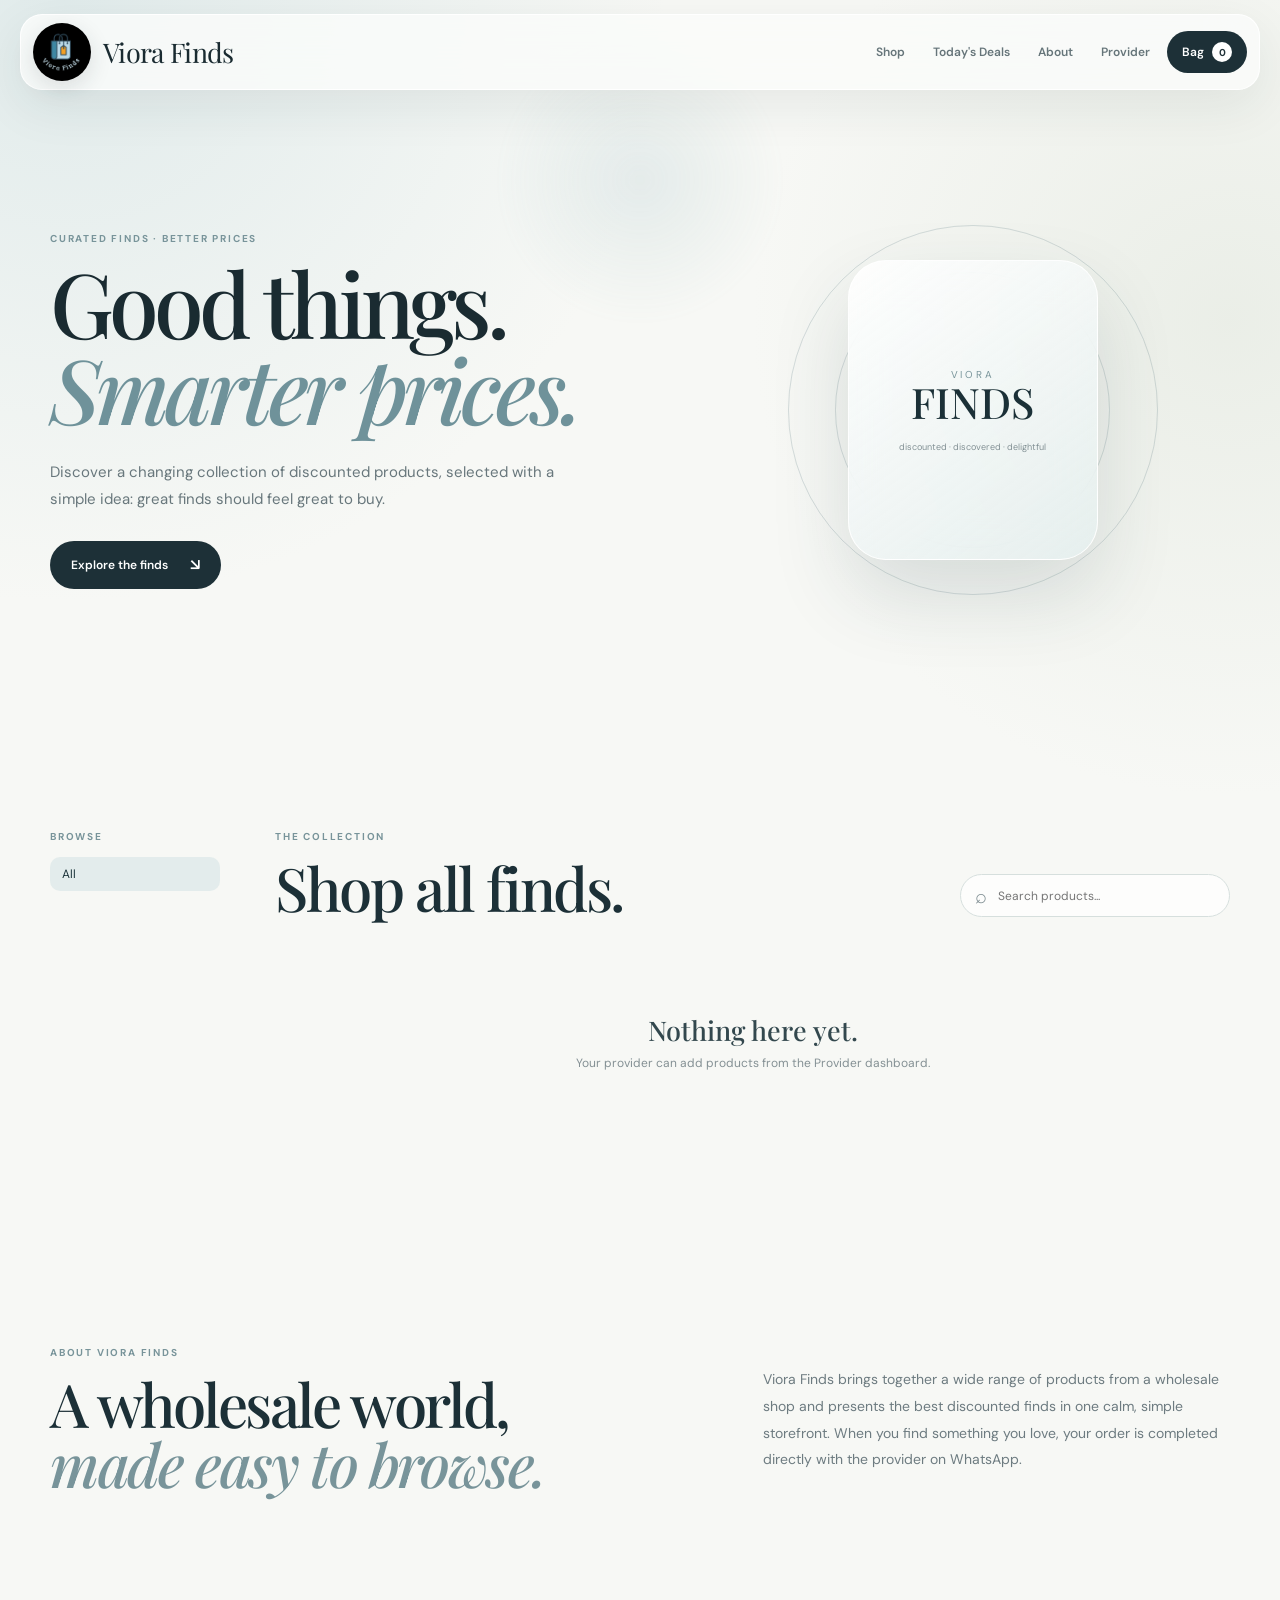
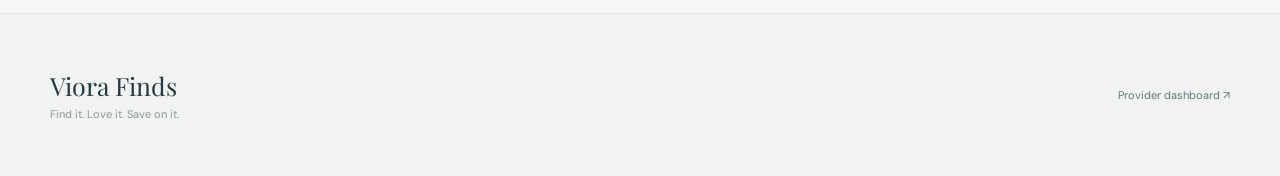
<file: index.html>
<!doctype html>
<html lang="en">
<head>
<meta charset="utf-8">
<meta name="viewport" content="width=device-width, initial-scale=1, viewport-fit=cover">
<meta name="description" content="Viora Finds — premium finds at discounted prices.">
<meta name="theme-color" content="#f6f8f6">
<title>Viora Finds — Curated Finds, Better Prices</title>
<link rel="preconnect" href="https://fonts.googleapis.com">
<link rel="preconnect" href="https://fonts.gstatic.com" crossorigin>
<link href="https://fonts.googleapis.com/css2?family=DM+Sans:wght@400;500;600;700&family=Playfair+Display:ital,wght@0,400;0,500;1,400;1,500&display=swap" rel="stylesheet">
<link rel="stylesheet" href="styles.css">
<link rel="manifest" href="manifest.webmanifest">
</head>
<body>
<div class="vf-cursor-glow" aria-hidden="true"></div>
<div class="vf-progress" aria-hidden="true"><i></i></div>

<header class="site-header">
  <a class="brand" href="#home" aria-label="Viora Finds home">
    <img src="logo.png" alt="Viora Finds logo">
    <span>Viora Finds</span>
  </a>

  <nav class="desktop-nav" aria-label="Primary navigation">
    <a href="#shop">Shop</a>
    <a href="#deals">Today's Deals</a>
    <a href="#about">About</a>
  </nav>

  <div class="header-actions">
    <a class="provider-link" href="provider.html">Provider</a>
    <button class="icon-button" id="cartButton" type="button" aria-label="Open shopping bag">
      Bag <b id="cartCount">0</b>
    </button>
  </div>
</header>

<main>
<section class="hero" id="home">
  <div class="hero-copy">
    <p class="eyebrow">CURATED FINDS · BETTER PRICES</p>
    <h1>Good things.<br><em>Smarter prices.</em></h1>
    <p class="hero-text">Discover a changing collection of discounted products, selected with a simple idea: great finds should feel great to buy.</p>
    <a class="primary-button" href="#shop">Explore the finds <span>↘</span></a>
  </div>

  <div class="hero-orbit" aria-hidden="true">
    <div class="orbit orbit-a"></div>
    <div class="orbit orbit-b"></div>
    <div class="hero-card">
      <span>VIORA</span>
      <strong>FINDS</strong>
      <small>discounted · discovered · delightful</small>
    </div>
  </div>
</section>

<section id="advertising" class="ad-section" aria-label="Advertisements"></section>

<section class="section" id="deals">
  <div class="section-heading">
    <div>
      <p class="eyebrow">TODAY'S DEALS</p>
      <h2>Little luxuries.<br>Lovely prices.</h2>
    </div>
    <p>Fresh offers appear here whenever the provider publishes a deal.</p>
  </div>
  <div class="product-grid" id="dealGrid"></div>
</section>

<section class="shop-layout section" id="shop">
  <aside>
    <p class="eyebrow">BROWSE</p>
    <div id="categoryList" class="categories"></div>
  </aside>

  <div class="catalog">
    <div class="catalog-top">
      <div>
        <p class="eyebrow">THE COLLECTION</p>
        <h2>Shop all finds.</h2>
      </div>
      <label class="search">
        <span>⌕</span>
        <input id="searchInput" type="search" placeholder="Search products..." autocomplete="off">
      </label>
    </div>

    <div class="product-grid" id="productGrid"></div>
    <div class="empty-state" id="emptyState" hidden>
      <h3>Nothing here yet.</h3>
      <p>Your provider can add products from the Provider dashboard.</p>
    </div>
  </div>
</section>

<section class="about section" id="about">
  <div>
    <p class="eyebrow">ABOUT VIORA FINDS</p>
    <h2>A wholesale world,<br><em>made easy to browse.</em></h2>
  </div>
  <p>Viora Finds brings together a wide range of products from a wholesale shop and presents the best discounted finds in one calm, simple storefront. When you find something you love, your order is completed directly with the provider on WhatsApp.</p>
</section>
</main>

<footer id="contact">
  <div>
    <span class="footer-logo">Viora Finds</span>
    <p>Find it. Love it. Save on it.</p>
  </div>
  <a href="provider.html">Provider dashboard ↗</a>
</footer>

<!-- Shopping bag -->
<div id="cartDrawer" class="drawer" aria-hidden="true">
  <div class="drawer-backdrop" id="drawerBackdrop"></div>
  <aside class="drawer-panel" aria-label="Shopping bag">
    <div class="drawer-head">
      <h2>Your bag</h2>
      <button id="closeCart" type="button" aria-label="Close bag">×</button>
    </div>
    <div id="cartItems"></div>
    <div class="drawer-foot">
      <p>Ready to order?</p>
      <button class="primary-button full" id="whatsappButton" type="button">Order on WhatsApp <span>↗</span></button>
      <small>You'll add your delivery details before WhatsApp opens.</small>
    </div>
  </aside>
</div>

<!-- Product detail -->
<div id="productModal" class="vf-modal" aria-hidden="true">
  <div class="vf-modal-backdrop" data-close-product></div>
  <article class="vf-product-sheet" role="dialog" aria-modal="true" aria-label="Product details">
    <button class="vf-close" data-close-product type="button" aria-label="Close product">×</button>
    <div id="modalProduct"></div>
  </article>
</div>

<!-- Checkout -->
<div id="checkoutModal" class="vf-modal" aria-hidden="true">
  <div class="vf-modal-backdrop" data-close-checkout></div>
  <article class="vf-checkout-sheet" role="dialog" aria-modal="true" aria-label="WhatsApp checkout">
    <button class="vf-close" data-close-checkout type="button" aria-label="Close checkout">×</button>
    <div class="vf-kicker">WHATSAPP CHECKOUT</div>
    <h2>Almost yours.</h2>
    <p class="vf-muted">Add your delivery details and we'll prepare the order for WhatsApp.</p>

    <form id="vfCheckout">
      <div class="vf-form-grid">
        <label>Full name<input required id="vfName" autocomplete="name" placeholder="Your name"></label>
        <label>Mobile number<input required id="vfPhone" autocomplete="tel" inputmode="tel" placeholder="+91"></label>
        <label class="wide">House / Flat<input required id="vfHouse" autocomplete="address-line1" placeholder="Flat, house, building"></label>
        <label class="wide">Street / Area<input required id="vfArea" autocomplete="address-line2" placeholder="Street or area"></label>
        <label>City<input required id="vfCity" autocomplete="address-level2"></label>
        <label>State<input required id="vfState" autocomplete="address-level1"></label>
        <label>PIN code<input required id="vfPin" inputmode="numeric" autocomplete="postal-code" pattern="[0-9]{6}" maxlength="6"></label>
        <label class="wide">Delivery note <span>(optional)</span><textarea id="vfNote" placeholder="Anything the provider should know?"></textarea></label>
      </div>
      <div id="vfCheckoutSummary" class="vf-order-summary"></div>
      <button class="primary-button full" type="submit">Continue to WhatsApp <span>↗</span></button>
    </form>
  </article>
</div>

<!-- Mobile navigation: wishlist removed -->
<nav class="vf-mobile-nav" aria-label="Mobile navigation">
  <a href="#home" class="active"><span>⌂</span><small>Home</small></a>
  <a href="#shop"><span>◇</span><small>Shop</small></a>
  <a href="#deals"><span>✦</span><small>Deals</small></a>
  <button id="vfMobileBag" type="button"><span>Bag <b id="vfBagCount">0</b></span><small>Bag</small></button>
</nav>

<script src="config.js"></script>
<script src="app.js"></script>
</body>
</html>
</file>
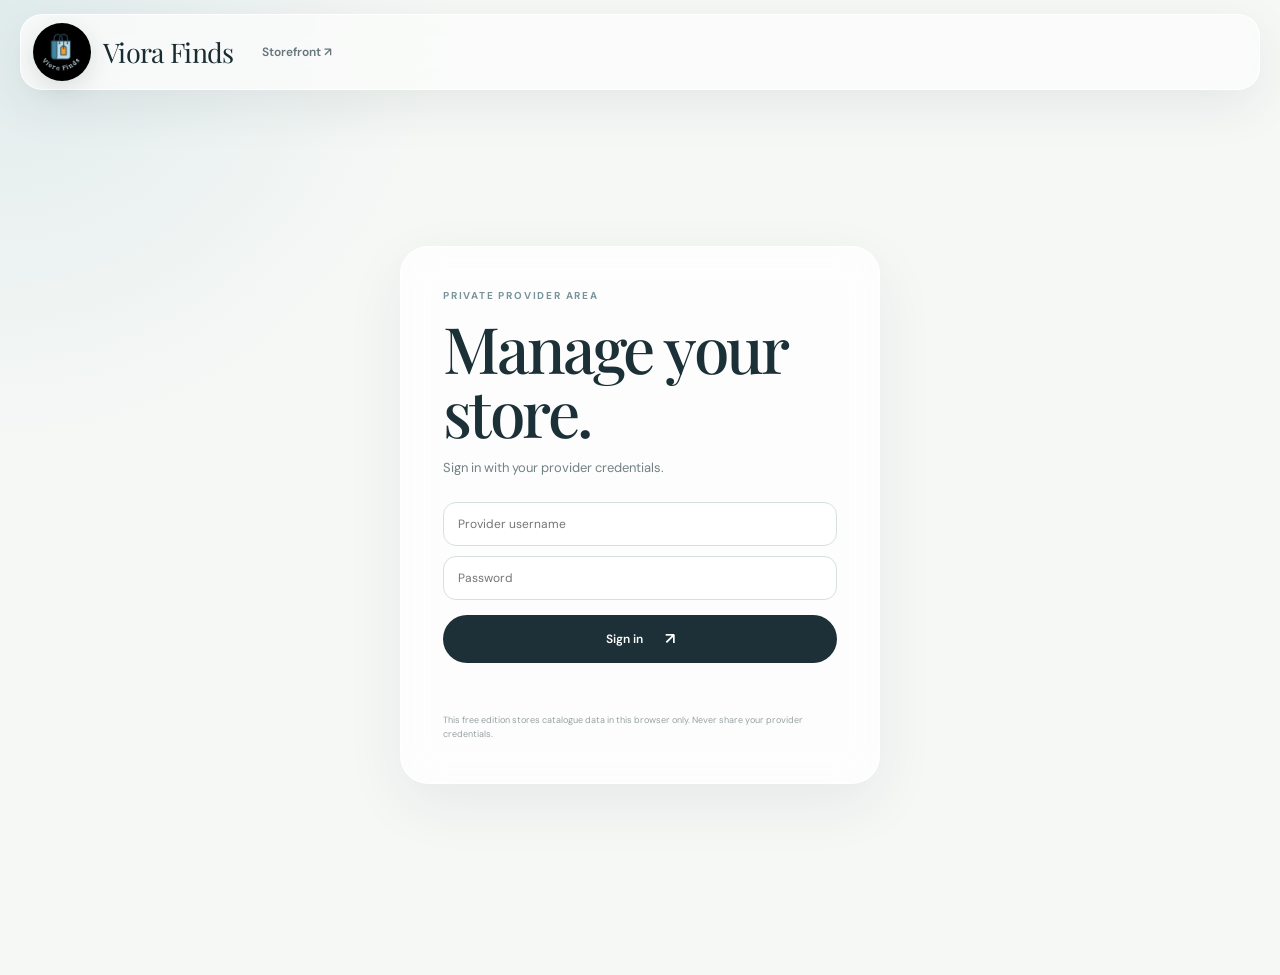
<file: provider.html>
<!doctype html>
<html lang="en">
<head>
<meta charset="utf-8">
<meta name="viewport" content="width=device-width, initial-scale=1, viewport-fit=cover">
<meta name="theme-color" content="#f6f8f6">
<meta name="description" content="Viora Finds private provider dashboard.">
<title>Viora Finds — Provider Dashboard</title>
<link rel="preconnect" href="https://fonts.googleapis.com">
<link rel="preconnect" href="https://fonts.gstatic.com" crossorigin>
<link href="https://fonts.googleapis.com/css2?family=DM+Sans:wght@400;500;600;700&family=Playfair+Display:wght@500;600&display=swap" rel="stylesheet">
<link rel="stylesheet" href="styles.css">
<style>
.dashboard-page{background:radial-gradient(circle at 0 0,rgba(200,222,225,.48),transparent 28%),#f6f8f6;min-height:100vh}
.dashboard-page .site-header{position:sticky}
.dashboard{width:min(1180px,calc(100% - 32px));margin:0 auto;padding:55px 0 90px}
.auth-wrap{min-height:calc(100vh - 160px);display:grid;place-items:center}
.auth-card,.admin-card{border:1px solid rgba(255,255,255,.9);background:rgba(255,255,255,.72);box-shadow:0 20px 60px rgba(28,48,54,.07);backdrop-filter:blur(20px);-webkit-backdrop-filter:blur(20px)}
.auth-card{width:min(480px,100%);padding:42px;border-radius:28px}
.auth-card h1,.dashboard-title h1{margin:0;font:500 clamp(40px,6vw,64px)/1 "Playfair Display",serif;letter-spacing:-.04em;color:#1c3037}
.auth-card>p:not(.eyebrow):not(.tiny){color:#738185;font-size:13px;line-height:1.7}
.auth-card input,.admin-card input,.admin-card textarea{width:100%;border:1px solid #d5dfdc;border-radius:13px;background:rgba(255,255,255,.82);padding:13px 14px;outline:none;color:#23373d;font-size:12px;margin-top:10px}
.auth-card input:focus,.admin-card input:focus,.admin-card textarea:focus{border-color:#8eafb5;box-shadow:0 0 0 4px rgba(106,150,160,.08)}
.auth-actions{margin-top:15px}.form-message{min-height:20px;margin:12px 0 0;color:#a05c59;font-size:11px}.form-message.ok{color:#4b806f}.tiny{margin:18px 0 0;color:#98a1a3;font-size:9px;line-height:1.6}
.dashboard-title{display:flex;align-items:end;justify-content:space-between;gap:20px;margin-bottom:30px}.dashboard-title h1{font-size:clamp(40px,6vw,67px)}#providerEmail{margin:10px 0 0;color:#7d898c;font-size:11px}
.outline-button{min-height:43px;padding:0 17px;border:1px solid #cfd9d6;border-radius:999px;background:rgba(255,255,255,.65);color:#52676d;font-size:11px;font-weight:600;transition:.25s}.outline-button:hover{transform:translateY(-2px);background:#fff}
.stats{display:grid;grid-template-columns:repeat(3,1fr);gap:14px;margin-bottom:25px}.stats>div{padding:21px;border:1px solid #dce4e1;border-radius:18px;background:rgba(255,255,255,.58)}.stats span{display:block;color:#849094;font-size:10px}.stats strong{display:block;margin-top:8px;color:#21363d;font:500 34px "Playfair Display",serif}
.admin-grid{display:grid;grid-template-columns:1fr 1fr;gap:18px}.admin-card{padding:27px;border-radius:24px}.admin-card h2{margin:0 0 19px;color:#23383e;font:500 30px "Playfair Display",serif}.two-col{display:grid;grid-template-columns:1fr 1fr;gap:10px}.admin-card textarea{min-height:105px;resize:vertical}.check{display:flex;align-items:center;gap:8px;margin-top:14px;color:#68777b;font-size:10px}.check input{width:auto!important;margin:0!important;accent-color:#29474f}.form-actions{display:flex;gap:9px;margin-top:20px}.form-actions .primary-button{border:0}.full-card{margin-top:18px}.card-title{display:flex;align-items:end;justify-content:space-between;gap:20px;margin-bottom:14px}.card-title h2{margin-bottom:0}.card-title #productStatus{color:#7b898d;font-size:10px}
.admin-row{display:grid;grid-template-columns:58px minmax(0,1fr) auto;gap:13px;align-items:center;padding:13px 0;border-top:1px solid #e0e6e4}.admin-row img,.admin-row .mini-placeholder{width:58px;height:58px;border-radius:13px;object-fit:cover;background:#e7eeee}.mini-placeholder{display:grid;place-items:center;color:#78949a;font:24px "Playfair Display",serif}.admin-row strong{display:block;color:#2a3d42;font-size:12px}.admin-row span{display:block;margin-top:5px;color:#879296;font-size:10px}.row-actions{display:flex;gap:7px}.row-actions button{padding:8px 10px;border:1px solid #d4ddda;border-radius:9px;background:#fff;color:#5c7075;font-size:10px}.row-actions button:hover{background:#edf3f2}
.muted{color:#8a9598;font-size:11px}
@media(max-width:820px){
 .dashboard{padding:35px 0 80px}.dashboard-title{align-items:flex-start;flex-direction:column}.dashboard-title .outline-button{align-self:stretch}
 .admin-grid{grid-template-columns:1fr}.stats{gap:9px}.stats strong{font-size:28px}
}
@media(max-width:600px){
 .dashboard{width:calc(100% - 22px);padding-top:25px}.auth-wrap{min-height:calc(100vh - 115px)}.auth-card{padding:27px 20px;border-radius:22px}
 .auth-card h1{font-size:42px}.dashboard-title h1{font-size:43px}.admin-card{padding:20px;border-radius:20px}.admin-card h2{font-size:27px}
 .stats>div{padding:15px 12px}.stats span{font-size:9px}.stats strong{font-size:25px}
 .two-col{grid-template-columns:1fr}.form-actions{flex-direction:column}.form-actions>*{width:100%}
 .admin-row{grid-template-columns:48px minmax(0,1fr)}.admin-row img,.admin-row .mini-placeholder{width:48px;height:48px}.row-actions{grid-column:2;justify-content:flex-start}.row-actions button{flex:1}
}

.image-field {
  display: block;
  margin-top: 10px;
}

.image-field > span {
  display: block;
  color: #68777b;
  font-size: 10px;
  font-weight: 600;
  margin-bottom: 7px;
}

.image-field input {
  margin-top: 0 !important;
}

.image-field small {
  display: block;
  margin-top: 7px;
  color: #9aa4a6;
  font-size: 9px;
  line-height: 1.5;
}

.image-preview {
  display: block;
  width: 100%;
  max-width: 180px;
  height: 180px;
  object-fit: cover;
  margin-top: 12px;
  border-radius: 16px;
  border: 1px solid #dce4e1;
  background: #edf2f1;
}

.image-preview[src=""] {
  display: none;
}
</style>
</head>
<body class="dashboard-page">

<header class="site-header">
  <a class="brand" href="index.html" aria-label="Viora Finds storefront">
    <img src="logo.png" alt="Viora Finds logo">
    <span>Viora Finds</span>
  </a>
  <a class="provider-link" href="index.html">Storefront ↗</a>
</header>

<main class="dashboard">

<section id="auth" class="auth-wrap">
  <div class="auth-card">
    <p class="eyebrow">PRIVATE PROVIDER AREA</p>
    <h1>Manage your store.</h1>
    <p id="authIntro">Sign in with your provider credentials.</p>
    <input id="email" type="text" placeholder="Provider username" autocomplete="username" autocapitalize="none">
    <input id="password" type="password" placeholder="Password" autocomplete="current-password">
    <div class="auth-actions">
      <button class="primary-button full" id="login" type="button">Sign in <span>↗</span></button>
    </div>
    <p id="authMsg" class="form-message" aria-live="polite"></p>
    <p class="tiny">This free edition stores catalogue data in this browser only. Never share your provider credentials.</p>
  </div>
</section>

<section id="panel" hidden>
  <div class="dashboard-title">
    <div>
      <p class="eyebrow">PROVIDER DASHBOARD</p>
      <h1>Store control centre.</h1>
      <p id="providerEmail"></p>
    </div>
    <button class="outline-button" id="logout" type="button">Log out</button>
  </div>

  <div class="stats">
    <div><span>Products</span><strong id="pc">0</strong></div>
    <div><span>Today's deals</span><strong id="dc">0</strong></div>
    <div><span>Advertisements</span><strong id="ac">0</strong></div>
  </div>

  <div class="admin-grid">
    <section class="admin-card">
      <p class="eyebrow">CATALOGUE</p>
      <h2 id="productFormTitle">Add a product</h2>
      <form id="productForm">
        <input type="hidden" id="productId">
        <input id="pn" placeholder="Product name" required>
        <input id="pcat" placeholder="Category" required>
        <div class="two-col">
          <input id="po" type="number" min="0" step="1" placeholder="Original price (₹)">
          <input id="pp" type="number" min="0" step="1" placeholder="Discounted price (₹)" required>
        </div>
        <textarea id="pd" placeholder="Product description"></textarea>
        <label class="image-field">
  <span>Product image URL</span>
  <input
    id="pi"
    type="url"
    placeholder="Paste GitHub image URL"
    autocomplete="off"
  >
  <small>
    Example:
    https://YOUR-USERNAME.github.io/YOUR-REPO/images/products/product.jpg
  </small>
  <img id="productImagePreview" class="image-preview" alt="Product preview" hidden>
</label>
        <label class="check"><input id="deal" type="checkbox"> Feature in Today's Deals</label>
        <label class="check"><input id="activeProduct" type="checkbox" checked> Visible in storefront</label>
        <div class="form-actions">
          <button class="primary-button" type="submit">Save product <span>↗</span></button>
          <button class="outline-button" type="button" id="cancelProduct">Clear</button>
        </div>
      </form>
    </section>

    <section class="admin-card">
      <p class="eyebrow">HOMEPAGE</p>
      <h2 id="adFormTitle">Create a campaign</h2>
      <form id="adForm">
        <input type="hidden" id="adId">
        <input id="at" placeholder="Advertisement headline" required>
        <input id="ax" placeholder="Supporting text">
        <input id="ab" placeholder="Button label" value="Shop now">
        <label class="image-field">
  <span>Advertisement image URL</span>
  <input
    id="ai"
    type="url"
    placeholder="Paste GitHub image URL"
    autocomplete="off"
  >
  <small>
    Paste the URL of an image stored in your GitHub repository.
  </small>
  <img id="adImagePreview" class="image-preview" alt="Advertisement preview" hidden>
</label>
        <label class="check"><input id="activeAd" type="checkbox" checked> Publish on homepage</label>
        <div class="form-actions">
          <button class="primary-button" type="submit">Save advertisement <span>↗</span></button>
          <button class="outline-button" type="button" id="cancelAd">Clear</button>
        </div>
      </form>
    </section>
  </div>

  <section class="admin-card full-card">
    <div class="card-title">
      <div><p class="eyebrow">CATALOGUE</p><h2>Your products</h2></div>
      <span id="productStatus"></span>
    </div>
    <div id="plist"></div>
  </section>

  <section class="admin-card full-card">
    <div class="card-title">
      <div><p class="eyebrow">CAMPAIGNS</p><h2>Your advertisements</h2></div>
    </div>
    <div id="alist"></div>
  </section>
</section>

</main>

<script src="config.js"></script>
<script src="provider.js"></script>
</body>
</html>
</file>
<file: styles.css>
*{box-sizing:border-box}
html{scroll-behavior:smooth;scroll-padding-top:105px;overflow-x:hidden;overflow-y:auto}
body{margin:0;min-height:100vh;overflow-x:hidden;overflow-y:auto;background:radial-gradient(circle at 5% 0%,rgba(202,222,225,.5),transparent 28%),radial-gradient(circle at 96% 18%,rgba(224,230,220,.55),transparent 25%),#f7f8f5;color:#1b292e;font-family:"DM Sans",sans-serif;-webkit-font-smoothing:antialiased}
body.vf-lock{overflow:hidden}
*::selection{background:#20373e;color:#fff}
a{color:inherit}button,input,textarea{font:inherit}button{cursor:pointer}img{max-width:100%}

.vf-cursor-glow{position:fixed;width:300px;height:300px;left:50%;top:20%;transform:translate(-50%,-50%);border-radius:50%;background:radial-gradient(circle,rgba(105,155,165,.13),transparent 68%);pointer-events:none;z-index:0;filter:blur(4px)}
.vf-progress{position:fixed;z-index:9999;left:0;top:0;width:100%;height:3px;pointer-events:none}
.vf-progress i{display:block;width:0;height:100%;background:#648f9b;box-shadow:0 0 12px rgba(100,143,155,.35)}

.site-header{position:sticky;top:14px;z-index:50;width:min(1240px,calc(100% - 32px));min-height:76px;margin:14px auto 0;padding:8px 12px;display:flex;align-items:center;gap:28px;border:1px solid rgba(255,255,255,.9);border-radius:22px;background:rgba(250,252,250,.82);box-shadow:0 16px 50px rgba(28,48,54,.08);backdrop-filter:blur(24px);-webkit-backdrop-filter:blur(24px)}
.brand{display:flex;align-items:center;gap:12px;text-decoration:none;flex-shrink:0}
.brand img{width:58px;height:58px;min-width:58px;border-radius:50%;object-fit:cover;display:block;background:#e7eeee;box-shadow:0 7px 22px rgba(28,50,56,.13);transition:.3s}
.brand:hover img{transform:scale(1.05)}
.brand span{font-family:"Playfair Display",serif;font-size:27px;line-height:1;color:#1a2b31;letter-spacing:-.025em}
.desktop-nav{display:flex;align-items:center;gap:28px;margin-left:auto}
.desktop-nav a,.provider-link{position:relative;color:#66757a;font-size:12px;font-weight:600;text-decoration:none}
.desktop-nav a:after,.provider-link:after{content:"";position:absolute;left:0;bottom:-7px;width:0;height:1px;background:#243b42;transition:.25s}
.desktop-nav a:hover,.provider-link:hover{color:#1d3138}
.desktop-nav a:hover:after,.provider-link:hover:after{width:100%}
.header-actions{display:flex;align-items:center;gap:17px}
.icon-button{min-height:42px;padding:0 15px;border:0;border-radius:999px;background:#1d3037;color:#fff;font-size:12px;font-weight:600;display:inline-flex;align-items:center;gap:8px;transition:.25s}
.icon-button:hover{transform:translateY(-2px);background:#29434b;box-shadow:0 10px 25px rgba(29,48,55,.2)}
.icon-button b{min-width:20px;height:20px;display:grid;place-items:center;border-radius:50%;background:#fff;color:#203238;font-size:10px}

main{position:relative;z-index:1}
.hero{width:min(1180px,calc(100% - 40px));min-height:640px;margin:auto;display:grid;grid-template-columns:minmax(0,1fr) minmax(350px,.85fr);align-items:center;gap:60px}
.hero-copy{max-width:650px;animation:heroIn .8s cubic-bezier(.2,.8,.2,1) both}
@keyframes heroIn{from{opacity:0;transform:translateY(25px)}to{opacity:1;transform:none}}
.eyebrow{margin:0 0 14px;color:#78949a;font-size:10px;font-weight:700;letter-spacing:.18em}
.hero h1{margin:0;color:#1a2b31;font-family:"Playfair Display",serif;font-size:clamp(56px,7vw,92px);font-weight:500;line-height:.96;letter-spacing:-.055em}
.hero h1 em{color:#6f929a;font-weight:500}
.hero-text{max-width:550px;margin:28px 0;color:#68777c;font-size:15px;line-height:1.8}
.primary-button{min-height:48px;padding:0 21px;border:0;border-radius:999px;background:#1d3037;color:#fff;text-decoration:none;display:inline-flex;align-items:center;justify-content:center;gap:22px;font-size:12px;font-weight:600;transition:.3s}
.primary-button:hover{transform:translateY(-3px);background:#29434b;box-shadow:0 14px 32px rgba(29,48,55,.18)}
.primary-button span{font-size:16px}
.full{width:100%}

.hero-orbit{position:relative;width:min(430px,100%);aspect-ratio:1;margin:auto;display:grid;place-items:center;transform:translateY(var(--vf-shift,0));transition:transform .1s linear}
.orbit{position:absolute;border:1px solid rgba(86,121,129,.22);border-radius:50%;animation:float 8s ease-in-out infinite}
.orbit-a{inset:7%}.orbit-b{inset:18%;animation-delay:-2s}
@keyframes float{0%,100%{transform:rotate(0) scale(1)}50%{transform:rotate(4deg) scale(1.035)}}
.hero-card{position:relative;width:250px;height:300px;padding:35px;display:flex;flex-direction:column;justify-content:center;align-items:center;text-align:center;background:linear-gradient(145deg,rgba(255,255,255,.86),rgba(225,237,237,.7));border:1px solid rgba(255,255,255,.9);border-radius:38px;box-shadow:0 35px 80px rgba(36,62,69,.14);backdrop-filter:blur(18px);animation:cardFloat 6s ease-in-out infinite}
@keyframes cardFloat{0%,100%{transform:translateY(0) rotate(-2deg)}50%{transform:translateY(-12px) rotate(2deg)}}
.hero-card span{color:#78949a;font-size:10px;letter-spacing:.28em}.hero-card strong{color:#1b3037;font-family:"Playfair Display",serif;font-size:42px;font-weight:500;line-height:1}.hero-card small{margin-top:18px;color:#829094;font-size:9px}

.section,.ad-section,.about{width:min(1180px,calc(100% - 40px));margin-left:auto;margin-right:auto;opacity:1;visibility:visible}
.section{padding:100px 0}
.section-heading{display:flex;align-items:end;justify-content:space-between;gap:40px;margin-bottom:35px}
.section-heading h2,.catalog-top h2,.about h2{margin:0;color:#1c3037;font-family:"Playfair Display",serif;font-size:clamp(40px,5vw,60px);font-weight:500;line-height:1;letter-spacing:-.04em}
.section-heading>p{max-width:300px;margin:0;color:#7a878b;font-size:12px;line-height:1.7}
.ad-section:empty{display:none}
.ad-banner{position:relative;min-height:260px;margin:20px auto;overflow:hidden;border-radius:28px;background:#dce7e7;box-shadow:0 20px 60px rgba(30,52,58,.08)}
.ad-banner>img{position:absolute;inset:0;width:100%;height:100%;object-fit:cover;opacity:.48}
.ad-copy{position:relative;z-index:1;max-width:530px;padding:50px}
.ad-copy h2{margin:0 0 12px;font:500 clamp(35px,5vw,56px)/1 "Playfair Display",serif;color:#1c3037}.ad-copy>p:not(.eyebrow){color:#637276;font-size:13px;line-height:1.7}

.shop-layout{display:grid;grid-template-columns:170px minmax(0,1fr);gap:55px}
.shop-layout aside{position:sticky;top:120px;align-self:start}
.categories{display:flex;flex-direction:column;gap:7px}
.categories button{padding:9px 12px;border:0;border-radius:10px;background:transparent;color:#78868a;text-align:left;font-size:12px;transition:.2s}
.categories button:hover,.categories button.active{color:#1c333a;background:rgba(220,232,233,.75)}
.catalog{min-width:0}.catalog-top{display:flex;align-items:end;justify-content:space-between;gap:30px;margin-bottom:30px}
.search{width:min(270px,100%);height:43px;display:flex;align-items:center;gap:9px;padding:0 14px;border:1px solid #d6dfdd;border-radius:999px;background:rgba(255,255,255,.7)}
.search:focus-within{border-color:#8eafb5;box-shadow:0 0 0 4px rgba(106,150,160,.08)}
.search span{color:#7c8b8f;font-size:20px}.search input{width:100%;border:0;outline:0;background:transparent;color:#24373d;font-size:12px}

.product-grid{display:grid;grid-template-columns:repeat(4,minmax(0,1fr));gap:18px}
.product-card{position:relative;min-width:0;overflow:hidden;border:1px solid rgba(255,255,255,.9);border-radius:20px;background:rgba(255,255,255,.7);box-shadow:0 10px 35px rgba(31,52,58,.055);backdrop-filter:blur(12px);cursor:pointer;outline:none;transition:transform .35s cubic-bezier(.2,.75,.2,1),box-shadow .35s}
.product-card:hover,.product-card:focus-visible{transform:translateY(-7px);box-shadow:0 25px 55px rgba(31,52,58,.12)}
.product-image{position:relative;height:210px;overflow:hidden;background:#e8eeee}
.product-image img{width:100%;height:100%;display:block;object-fit:cover;transition:transform .7s cubic-bezier(.2,.7,.2,1)}
.product-card:hover .product-image img{transform:scale(1.07)}
.image-placeholder{height:100%;display:grid;place-items:center;background:linear-gradient(135deg,#e9efee,#dce7e7);color:#79939a;font:500 55px "Playfair Display",serif}
.sale-badge{position:absolute;top:11px;left:11px;padding:6px 9px;border-radius:999px;background:#1e343b;color:#fff;font-size:9px;font-weight:700;letter-spacing:.06em}
.product-info{padding:14px 15px 16px}.category{margin-bottom:7px;color:#849396;font-size:9px;font-weight:700;letter-spacing:.12em;text-transform:uppercase}.product-info h3{margin:0;color:#26373c;font:500 19px/1.1 "Playfair Display",serif}.price{margin-top:11px;display:flex;align-items:center;gap:8px}.price strong{color:#20353b;font-size:15px}.price del{color:#9aa3a5;font-size:11px}
.empty-state{padding:65px 20px;text-align:center;color:#849094}.empty-state[hidden]{display:none}.empty-state h3{margin:0 0 7px;color:#33484e;font:500 27px "Playfair Display",serif}.empty-state p{margin:0;font-size:12px}

.about{padding:110px 0 120px;display:grid;grid-template-columns:1fr .75fr;gap:90px;align-items:center}.about h2 em{color:#78949a;font-weight:500}.about>p{margin:0;color:#6d7b80;font-size:14px;line-height:1.9}
footer{padding:55px max(20px,calc((100% - 1180px)/2));display:flex;justify-content:space-between;align-items:center;gap:30px;border-top:1px solid #dce2e0;background:rgba(235,240,238,.55)}.footer-logo{font:25px "Playfair Display",serif;color:#263a40}footer p{margin:5px 0 0;color:#8a9699;font-size:11px}footer a{color:#61767c;font-size:11px;text-decoration:none}

.drawer{position:fixed;inset:0;z-index:100;visibility:hidden;opacity:0;transition:.3s}.drawer.open{visibility:visible;opacity:1}.drawer-backdrop{position:absolute;inset:0;background:rgba(20,38,44,.4);backdrop-filter:blur(8px)}
.drawer-panel{position:absolute;right:0;top:0;width:min(440px,94vw);height:100%;padding:27px;display:flex;flex-direction:column;background:rgba(249,251,249,.95);box-shadow:-20px 0 70px rgba(21,42,49,.13);transform:translateX(100%);transition:transform .45s cubic-bezier(.2,.8,.2,1);backdrop-filter:blur(25px)}
.drawer.open .drawer-panel{transform:translateX(0)}.drawer-head{display:flex;justify-content:space-between;align-items:center;padding-bottom:20px;border-bottom:1px solid #dce2e0}.drawer-head h2{margin:0;font:500 34px "Playfair Display",serif}.drawer-head button,.vf-close{width:40px;height:40px;border:1px solid #d7dfdd;border-radius:50%;background:#fff;color:#30464c;font-size:23px}.drawer-head button{display:grid;place-items:center}
#cartItems{flex:1;overflow-y:auto;padding:20px 2px}.drawer-foot{padding-top:20px;border-top:1px solid #dce2e0}.drawer-foot p{margin:0 0 12px;color:#53666b;font-size:12px}.drawer-foot small{display:block;margin-top:12px;color:#929b9d;font-size:9px;text-align:center}
.cart-row{display:grid;grid-template-columns:60px 1fr 32px;gap:12px;align-items:center;padding:12px 0;border-bottom:1px solid #e4e9e7}.cart-row img,.mini-placeholder{width:60px;height:60px;border-radius:13px;object-fit:cover;background:#e6eeee}.mini-placeholder{display:grid;place-items:center;color:#78949a;font:24px "Playfair Display",serif}.cart-row h4{margin:0 0 5px;font-size:12px}.cart-row p{margin:0;color:#778589;font-size:11px}.remove{border:0;background:transparent;color:#8a9698;font-size:20px}

.vf-modal{position:fixed;inset:0;z-index:200;display:grid;place-items:center;padding:20px;opacity:0;visibility:hidden;pointer-events:none;transition:.3s}.vf-modal.is-open{opacity:1;visibility:visible;pointer-events:auto}.vf-modal-backdrop{position:absolute;inset:0;background:rgba(18,35,41,.52);backdrop-filter:blur(15px)}
.vf-product-sheet,.vf-checkout-sheet{position:relative;z-index:1;width:min(940px,100%);max-height:calc(100vh - 40px);overflow-y:auto;border:1px solid rgba(255,255,255,.85);border-radius:28px;background:rgba(248,250,248,.96);box-shadow:0 45px 120px rgba(8,28,35,.25);backdrop-filter:blur(30px);transform:translateY(25px) scale(.97);transition:.4s cubic-bezier(.2,.85,.2,1)}.vf-modal.is-open .vf-product-sheet,.vf-modal.is-open .vf-checkout-sheet{transform:none}
.vf-close{position:absolute;right:17px;top:17px;z-index:5;display:grid;place-items:center}.vf-detail-grid{display:grid;grid-template-columns:1fr 1fr;min-height:510px}.vf-detail-media{position:relative;min-height:510px;margin:14px;overflow:hidden;border-radius:22px;background:#e6eeee;display:grid;place-items:center}.vf-detail-media img{width:100%;height:100%;min-height:480px;object-fit:cover}.vf-detail-placeholder{color:#779299;font:100px "Playfair Display",serif}.vf-big-badge{position:absolute;top:20px;left:20px;padding:8px 12px;border-radius:999px;background:#1d3037;color:#fff;font-size:9px;font-weight:700;letter-spacing:.12em}
.vf-detail-copy{padding:65px 48px 40px;display:flex;flex-direction:column;justify-content:center}.vf-kicker{color:#719098;font-size:10px;font-weight:700;letter-spacing:.18em}.vf-detail-copy h2,.vf-checkout-sheet h2{margin:12px 0 18px;color:#1d3137;font:500 clamp(40px,5vw,62px)/.98 "Playfair Display",serif;letter-spacing:-.04em}.vf-detail-copy>p{color:#6d7b80;font-size:13px;line-height:1.8}.vf-detail-price{display:flex;align-items:baseline;gap:9px}.vf-detail-price strong{font-size:25px}.vf-detail-price del{color:#99a3a5;font-size:12px}.vf-detail-price span{color:#477d69;font-size:10px}.vf-deal-line{margin:15px 0;padding:10px 13px;border-radius:12px;background:#e5efed;color:#47776c;font-size:11px}.vf-quantity{margin-top:10px;padding:14px 0;display:flex;justify-content:space-between;align-items:center;border-top:1px solid #dce2e0;border-bottom:1px solid #dce2e0;color:#68777b;font-size:11px}.vf-quantity>div{display:flex;align-items:center;gap:18px}.vf-quantity button{width:30px;height:30px;border:0;border-radius:50%;background:#e8eeee;color:#31474d;font-size:18px}.vf-detail-actions{display:grid;gap:9px;margin-top:19px}.vf-whatsapp-button{min-height:46px;padding:0 17px;border:1px solid #b8cec8;border-radius:999px;background:#edf5f2;color:#397060;font-size:11px;font-weight:700}.vf-whatsapp-button span{float:right}.vf-microcopy{margin-top:11px;color:#969fa1;font-size:9px;text-align:center}

.vf-checkout-sheet{width:min(650px,100%);padding:48px}.vf-muted{margin-top:-5px;color:#778488;font-size:12px;line-height:1.7}.vf-form-grid{display:grid;grid-template-columns:1fr 1fr;gap:13px;margin:25px 0}.vf-form-grid label{color:#68777b;font-size:10px}.vf-form-grid .wide{grid-column:1/-1}.vf-form-grid input,.vf-form-grid textarea{width:100%;margin-top:6px;padding:12px 13px;border:1px solid #d6dfdd;border-radius:12px;outline:0;background:rgba(255,255,255,.8);color:#26383e;font-size:12px}.vf-form-grid textarea{min-height:75px;resize:vertical}.vf-form-grid input:focus,.vf-form-grid textarea:focus{border-color:#8baab1;box-shadow:0 0 0 4px rgba(106,150,160,.08)}.vf-order-summary{padding:14px;margin-bottom:18px;border:1px solid #dbe2e0;border-radius:15px;background:rgba(255,255,255,.55)}.vf-order-summary>div{display:flex;justify-content:space-between}.vf-order-summary small{display:block;margin-top:7px;color:#7e898c;font-size:10px;line-height:1.5}

.vf-mobile-nav{display:none}

@media(max-width:1100px){
 .hero,.section,.ad-section,.about{width:calc(100% - 50px)}
 .hero{gap:35px}.product-grid{grid-template-columns:repeat(3,minmax(0,1fr))}
}
@media(max-width:820px){
 .site-header{width:calc(100% - 24px);gap:15px}.desktop-nav{display:none}.provider-link{display:none}.header-actions{margin-left:auto}
 .hero{grid-template-columns:1fr;min-height:auto;padding:85px 0 75px;text-align:center}.hero-copy{margin:auto}.hero-text{margin-left:auto;margin-right:auto}.hero-orbit{width:min(370px,82vw)}
 .shop-layout{grid-template-columns:1fr;gap:28px}.shop-layout aside{position:static}.categories{flex-direction:row;overflow-x:auto;padding-bottom:5px}.categories button{flex-shrink:0}
 .about{grid-template-columns:1fr;gap:30px}
}
@media(max-width:600px){
 body{padding-bottom:88px}.vf-cursor-glow{display:none}
 .site-header{top:8px;width:calc(100% - 16px);min-height:68px;margin-top:8px;padding:7px 9px;border-radius:19px}
 .brand{gap:9px}.brand img{width:50px;height:50px;min-width:50px}.brand span{font-size:22px}.header-actions{gap:0}.icon-button{min-height:39px;padding:0 12px}
 .hero,.section,.ad-section,.about{width:calc(100% - 26px)}.hero{padding-top:70px;padding-bottom:65px;gap:50px}.hero h1{font-size:clamp(46px,14vw,64px)}.hero-text{font-size:13px;line-height:1.7}.hero-orbit{width:min(320px,88vw)}.hero-card{width:190px;height:235px;border-radius:28px}.hero-card strong{font-size:34px}
 .section{padding:65px 0}.section-heading{display:block;margin-bottom:25px}.section-heading h2,.catalog-top h2,.about h2{font-size:42px}.section-heading>p{margin-top:17px}
 .catalog-top{display:block}.search{width:100%;margin-top:18px}.product-grid{grid-template-columns:repeat(2,minmax(0,1fr));gap:11px}.product-image{height:165px}.product-info{padding:12px}.product-info h3{font-size:17px}.price{flex-wrap:wrap}
 .about{padding:70px 0 80px}footer{padding:42px 18px 105px;flex-direction:column;align-items:flex-start}
 .ad-copy{padding:35px 25px}.ad-banner{min-height:300px}
 .vf-modal{padding:10px}.vf-product-sheet{max-height:calc(100vh - 20px);border-radius:22px}.vf-detail-grid{grid-template-columns:1fr}.vf-detail-media{min-height:270px;height:270px;margin:10px}.vf-detail-media img{min-height:270px}.vf-detail-copy{padding:25px 21px 28px}.vf-detail-copy h2{font-size:41px}
 .vf-checkout-sheet{padding:42px 19px 24px;border-radius:22px}.vf-checkout-sheet h2{font-size:40px}.vf-form-grid{grid-template-columns:1fr;gap:11px}.vf-form-grid .wide{grid-column:auto}
 .vf-mobile-nav{position:fixed;display:flex;left:8px;right:8px;bottom:max(8px,env(safe-area-inset-bottom));height:66px;z-index:80;align-items:center;justify-content:space-around;border:1px solid rgba(255,255,255,.92);border-radius:21px;background:rgba(248,251,249,.88);box-shadow:0 18px 50px rgba(24,52,61,.17);backdrop-filter:blur(22px);-webkit-backdrop-filter:blur(22px)}
 .vf-mobile-nav a,.vf-mobile-nav button{position:relative;min-width:52px;padding:4px;border:0;background:transparent;color:#7b898d;text-decoration:none;text-align:center;font-size:9px}
 .vf-mobile-nav a span,.vf-mobile-nav button span{display:block;margin-bottom:3px;color:#49636a;font-size:19px;line-height:20px}.vf-mobile-nav small{font-size:9px}.vf-mobile-nav .active{color:#1e353c}.vf-mobile-nav b{position:absolute;top:0;right:6px;min-width:16px;height:16px;display:grid;place-items:center;border-radius:50%;background:#1d3037;color:#fff;font-size:8px}
}
@media(max-width:390px){
 .brand img{width:46px;height:46px;min-width:46px}.brand span{font-size:20px}.icon-button{padding:0 9px}.hero h1{font-size:45px}.product-image{height:145px}
}
@media(prefers-reduced-motion:reduce){*{scroll-behavior:auto!important;animation-duration:.01ms!important;transition-duration:.01ms!important}}
</file>
